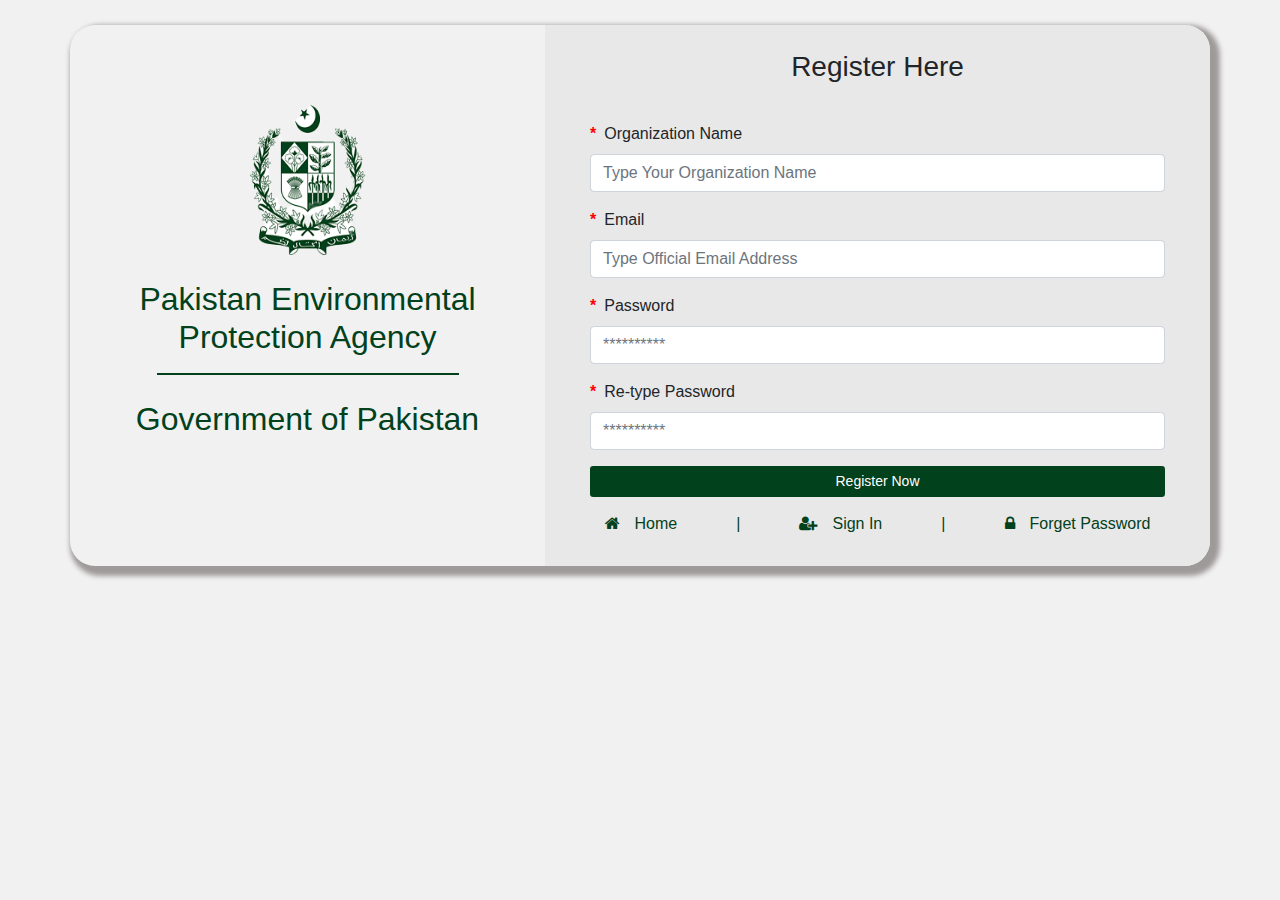
<file: index.html>
<!DOCTYPE html>
<html>
    <head>
        <title>Dashboard</title>
        <meta charset="utf-8">
        <link rel="stylesheet" href="./css/style.css">
        <meta name="viewport" content="width=device-width, initial-scale=1">
        <link rel="stylesheet" href="https://cdnjs.cloudflare.com/ajax/libs/font-awesome/4.7.0/css/font-awesome.min.css">
        <link rel="stylesheet" href="https://cdn.jsdelivr.net/npm/bootstrap@4.0.0/dist/css/bootstrap.min.css" integrity="sha384-Gn5384xqQ1aoWXA+058RXPxPg6fy4IWvTNh0E263XmFcJlSAwiGgFAW/dAiS6JXm" crossorigin="anonymous">
        
        <!-- <style>
            body {
                margin:0px;
                padding:0px;
            }

            .main {
                border-radius:25px;
                margin-top: 25px;
                margin-bottom: 25px;
                box-shadow: 5px 5px 5px 5px rgb(159 154 154);
            }

            .logo_section{
                text-align: center;
            }

            .logo_section img{
                margin-top: 80px;
            }

            .logo_section h2 {
                margin-top: 25px;
                color: #01411C;
            }


            .login_form{
                background: #E9E8E8;
                border-top-right-radius: 25px;
                border-bottom-right-radius: 25px;
            }

            .login_form h3 {
                text-align: center;
                padding-top: 25px;
            }

            .icons_row {
                justify-content: space-around;
                margin-top: 15px;
                color: #01411C;
            }

            .icons_row a {
                color: #01411C;
                text-decoration: none;
            }

            .icons_row a:hover {
                color: #01411C;
                text-decoration: none;
            }

            .icons_row i{
                color: #01411C;
                margin-right: 15px;
            }

            .register_btn{
                background-color: #01411C;
                color: white;
            }
        </style> -->

    </head>

    <body>
        <div class="container">
            <div class="row  main">
                <div class="col-lg-5 col-md-5 logo_section">
                    <img src="images/gov_logo.png" height="150" width="150">
                    <h2>Pakistan Environmental<br> Protection Agency </h2>
                    <hr style="width: 300px;border: 1px solid #01411C;">
                    <h2>Government of Pakistan</h2>
                </div>
                <div class="col-lg-7 col-md-7 login_form">
                    <h3>Register Here</h3>
                    <div style="padding: 30px;">
                        <form >
                            <div class="form-group">
                                <label for="exampleInputName"><span style="color: red;font-weight: bold;margin-right: 8px;">*</span>Organization Name</label>
                                <input type="text" class="form-control" id="exampleInputName"  placeholder="Type Your Organization Name">
                            </div>
                            <div class="form-group">
                            <label for="exampleInputEmail1"><span style="color: red;font-weight: bold;margin-right: 8px;">*</span>Email</label>
                            <input type="email" class="form-control" id="exampleInputEmail1" aria-describedby="emailHelp" placeholder="Type Official Email Address">
                            </div>
                            <div class="form-group">
                            <label for="exampleInputPassword1"><span style="color: red;font-weight: bold;margin-right: 8px;">*</span>Password</label>
                            <input type="password" class="form-control" id="exampleInputPassword1" placeholder="**********">
                            </div>
                            <div class="form-group">
                                <label for="exampleInputPassword1"><span style="color: red;font-weight: bold;margin-right: 8px;">*</span>Re-type Password</label>
                                <input type="password" class="form-control" id="exampleInputPassword1" placeholder="**********">
                            </div>
                            <button type="submit1" class="btn btn-sm btn-block register_btn">Register Now</button>
                        </form>

                        <div class="row icons_row">
                            <a href="./pages/hompage.html"><i class="fa fa-home"></i>Home</a> | 
                            <a href="#"><i class="fa fa-user-plus" aria-hidden="true"></i>Sign In</a> | 
                            <a href="forget_password.html"><i class="fa fa-lock" aria-hidden="true"></i>Forget Password</a>
                        </div>
                    </div>
                </div>
            </div>
        </div>
    </body>
    <script src="https://code.jquery.com/jquery-3.2.1.slim.min.js" integrity="sha384-KJ3o2DKtIkvYIK3UENzmM7KCkRr/rE9/Qpg6aAZGJwFDMVNA/GpGFF93hXpG5KkN" crossorigin="anonymous"></script>
    <script src="https://cdn.jsdelivr.net/npm/popper.js@1.12.9/dist/umd/popper.min.js" integrity="sha384-ApNbgh9B+Y1QKtv3Rn7W3mgPxhU9K/ScQsAP7hUibX39j7fakFPskvXusvfa0b4Q" crossorigin="anonymous"></script>
    <script src="https://cdn.jsdelivr.net/npm/bootstrap@4.0.0/dist/js/bootstrap.min.js" integrity="sha384-JZR6Spejh4U02d8jOt6vLEHfe/JQGiRRSQQxSfFWpi1MquVdAyjUar5+76PVCmYl" crossorigin="anonymous"></script>
</html>
</file>
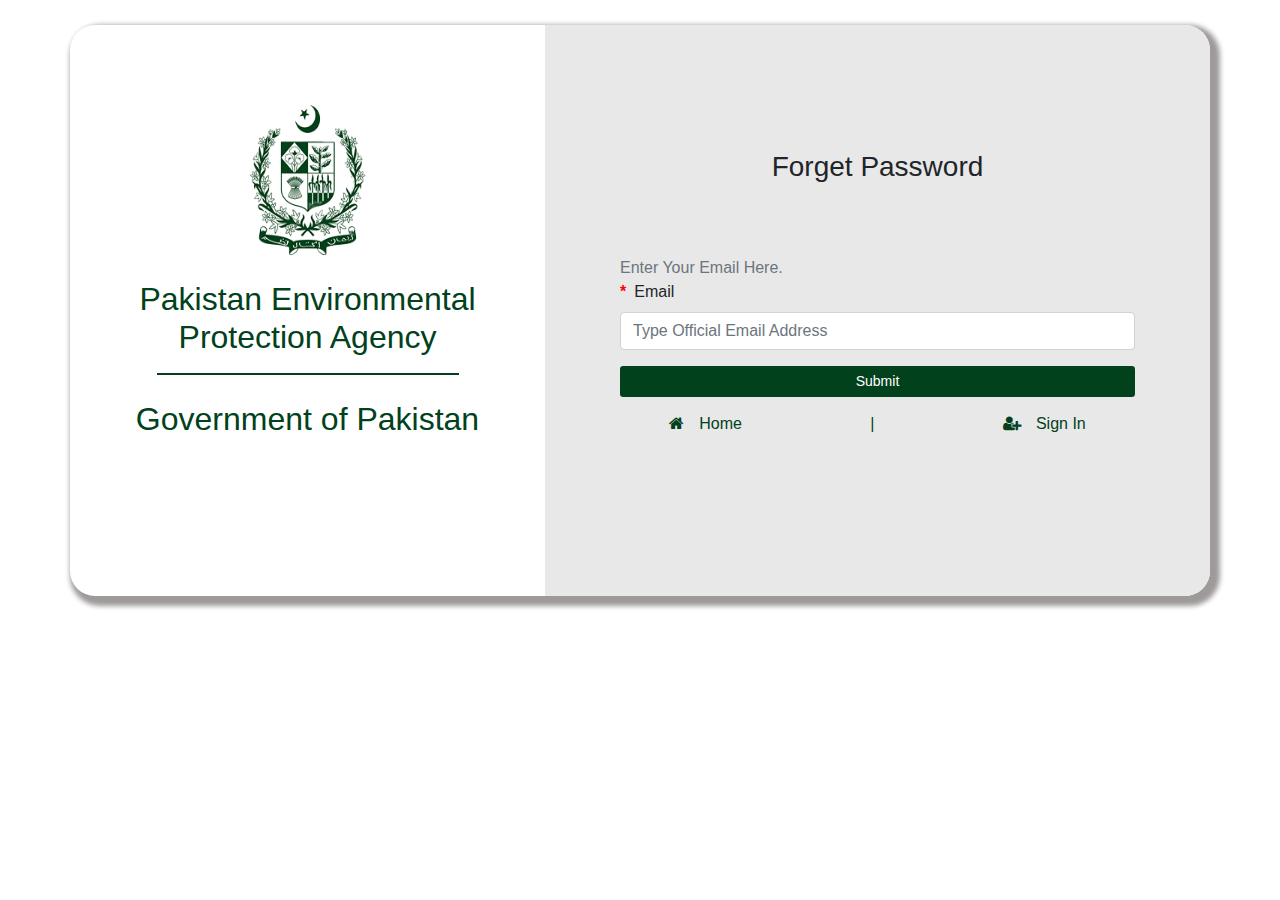
<file: forget_password.html>
<!DOCTYPE html>
<html>
   <head>
        <title>Dashboard</title>
        <meta charset="utf-8">
        <meta name="viewport" content="width=device-width, initial-scale=1">
        <link rel="stylesheet" href="https://cdnjs.cloudflare.com/ajax/libs/font-awesome/4.7.0/css/font-awesome.min.css">
        <link rel="stylesheet" href="https://cdn.jsdelivr.net/npm/bootstrap@4.0.0/dist/css/bootstrap.min.css" integrity="sha384-Gn5384xqQ1aoWXA+058RXPxPg6fy4IWvTNh0E263XmFcJlSAwiGgFAW/dAiS6JXm" crossorigin="anonymous">
        <style>
            body {
                margin:0px;
                padding:0px;
            }

            .main {
                border-radius:25px;
                margin-top: 25px;
                margin-bottom: 25px;
                box-shadow: 5px 5px 5px 5px rgb(159 154 154);
            }

            .logo_section{
                text-align: center;
            }

            .logo_section img{
                margin-top: 80px;
            }

            .logo_section h2 {
                margin-top: 25px;
                color: #01411C;
            }


            .login_form{
                background: #E9E8E8;
                border-top-right-radius: 25px;
                border-bottom-right-radius: 25px;
            }

            .login_form h3 {
                text-align: center;
                padding-top: 25px;
            }

            .icons_row {
                justify-content: space-around;
                margin-top: 15px;
                color: #01411C;
            }

            .icons_row a {
                color: #01411C;
                text-decoration: none;
            }

            .icons_row a:hover {
                color: #01411C;
                text-decoration: none;
            }

            .icons_row i{
                color: #01411C;
                margin-right: 15px;
            }

            .register_btn{
                background-color: #01411C;
                color: white;
            }
        </style>
    </head> 
    <body>
        <div class="container">
            <div class="row  main">
                
                <div class="col-lg-5 col-md-5 logo_section">
                    <img src="images/gov_logo.png" height="150" width="150">
                    <h2>Pakistan Environmental<br> Protection Agency </h2>
                    <hr style="width: 300px;border: 1px solid #01411C;">
                    <h2>Government of Pakistan</h2>
                </div>
                <div class="col-lg-7 col-md-7 login_form">
                    <h3 style="margin-top: 100px;">Forget Password</h3>
                    <div style="padding: 60px;margin-bottom: 100px;">
                        <form >
                            <large class="form-text text-muted">Enter Your Email Here.</large>
                            <div class="form-group">
                            <label for="exampleInputEmail1"><span style="color: red;font-weight: bold;margin-right: 8px;">*</span>Email</label>
                            <input type="email" class="form-control" id="exampleInputEmail1" aria-describedby="emailHelp" placeholder="Type Official Email Address">
                            </div>
                            <button type="submit" class="btn btn-sm btn-block register_btn">Submit</button>
                        </form>

                        <div class="row icons_row">
                            <a href="./pages/hompage.html"><i class="fa fa-home"></i>Home</a> | 
                            <a href="index.html"><i class="fa fa-user-plus" aria-hidden="true"></i>Sign In</a>
                        </div>
                    </div>
                </div>
            </div>
        </div>
    </body>
    <script src="https://code.jquery.com/jquery-3.2.1.slim.min.js" integrity="sha384-KJ3o2DKtIkvYIK3UENzmM7KCkRr/rE9/Qpg6aAZGJwFDMVNA/GpGFF93hXpG5KkN" crossorigin="anonymous"></script>
    <script src="https://cdn.jsdelivr.net/npm/popper.js@1.12.9/dist/umd/popper.min.js" integrity="sha384-ApNbgh9B+Y1QKtv3Rn7W3mgPxhU9K/ScQsAP7hUibX39j7fakFPskvXusvfa0b4Q" crossorigin="anonymous"></script>
    <script src="https://cdn.jsdelivr.net/npm/bootstrap@4.0.0/dist/js/bootstrap.min.js" integrity="sha384-JZR6Spejh4U02d8jOt6vLEHfe/JQGiRRSQQxSfFWpi1MquVdAyjUar5+76PVCmYl" crossorigin="anonymous"></script>
</html>
</file>
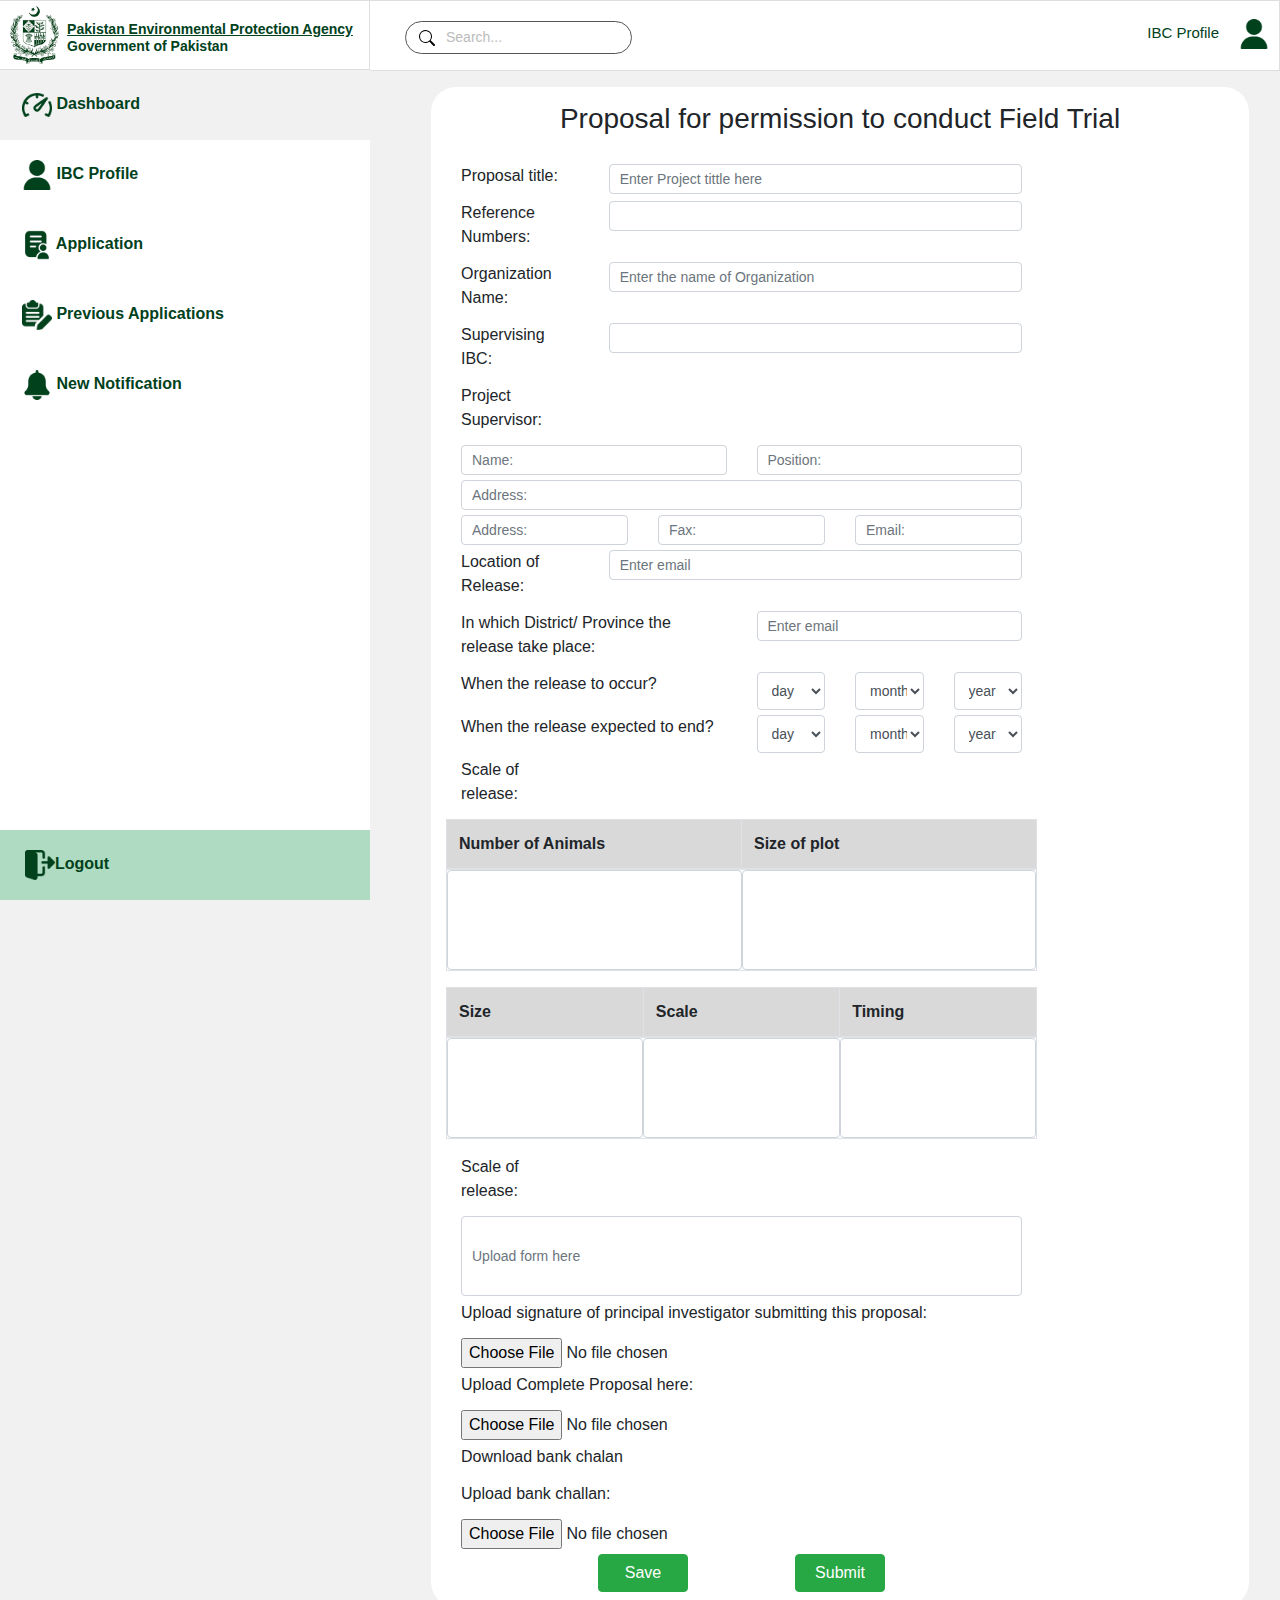
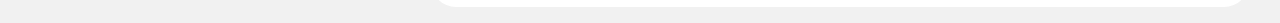
<file: pages/application_form.html>
<!DOCTYPE html>
<html>
   <head>
        <title>Dashboard</title>
        <meta charset="utf-8">
        <meta name="viewport" content="width=device-width, initial-scale=1">
        <link rel="stylesheet" href="../css/style.css">
        <link rel="stylesheet" href="https://cdnjs.cloudflare.com/ajax/libs/font-awesome/4.7.0/css/font-awesome.min.css">
        <link rel="stylesheet" href="https://cdn.jsdelivr.net/npm/bootstrap@4.0.0/dist/css/bootstrap.min.css" integrity="sha384-Gn5384xqQ1aoWXA+058RXPxPg6fy4IWvTNh0E263XmFcJlSAwiGgFAW/dAiS6JXm" crossorigin="anonymous">

    </head> 

    <body>

          
        <div class="sidebar">
          <div class="row header">
            <div class="org_name">
              <img src="../images/gov_logo.png">
              <h4><span>Pakistan Environmental Protection Agency</span><br>Government of Pakistan</h4>
            </div>
            <div class="menus">
              <a class="active" href="./hompage.html"><img src="../images/dashboard.png"> Dashboard</a>
              <a href="./ibcprofile.html"><img src="../images/user.png"> IBC Profile</a>
              <a href="./new_application.html"><img src="../images/form.png"> Application</a>
              <a href="./previous_applications.html"><img src="../images/edit.png"> Previous Applications</a>
              <a href="./notifications.html"><img src="../images/alarm.png"> New Notification</a>
            </div>
          </div>
            
            <div class="logout_btn">
                <a href="#"><img src="../images/logout.png">Logout</a>
            </div>
        </div>
        

        <div class="topbar">
          <div>
            <form class="nosubmit search">
              <input class="nosubmit" type="search" placeholder="Search...">
            </form>
          </div>

          <div class="profile_icon">
            <a href="#"><span style="margin-right: 20px;">IBC Profile</span><img src="../images/user.png"> </a>
          </div>
          
        </div>
        
        <div class="content">
            <div class="row" style="margin: 15px;background-color: white;border-radius: 25px;padding: 15px;">
                <div class="col-12" style="text-align: center;margin-bottom: 20px;">
                    <h3>Proposal for permission to conduct Field Trial</h3>
                </div>
                <div class="col-9">
                    <form>
                        <div class="row">
                            <div class="form-group col-md-3 form_label">
                                <label for="exampleInputEmail1">Proposal title:</label>
                            </div>
                            <div class="form-group col-md-9 form_label">
                                <input type="text" class="form-control form_input" placeholder="Enter Project tittle here">
                            </div>
                        </div>
    
                        <div class="row">
                            <div class="form-group col-md-3 form_label" >
                                <label for="exampleInputEmail1">Reference Numbers:</label>
                            </div>
                            <div class="form-group col-md-9 form_label">
                                <input  type="text" class="form-control form_input">
                            </div>
                        </div>
    
                        <div class="row">
                            <div class="form-group col-md-3 form_label">
                                <label for="exampleInputEmail1">Organization Name:</label>
                            </div>
                            <div class="form-group col-md-9 form_label">
                                <input  type="text" class="form-control form_input" placeholder="Enter the name of Organization">
                            </div>
                        </div>

                        <div class="row">
                            <div class="form-group col-md-3 form_label" >
                                <label for="exampleInputEmail1">Supervising IBC:</label>
                            </div>
                            <div class="form-group col-md-9 form_label">
                                <input  type="text" class="form-control form_input">
                            </div>
                        </div>
    
                        <div class="row">
                            <div class="form-group col-md-3 form_label">
                                <label for="exampleInputEmail1">Project Supervisor:</label>
                            </div>
                        </div>
    
                        <div class="row">
                            <div class="form-group col-md-6 form_label">
                                <input  type="text" class="form-control form_input"  placeholder="Name:">
                            </div>
                            <div class="form-group col-md-6 form_label">
                                <input type="text" class="form-control form_input"  placeholder="Position:">
                            </div>
                        </div>  
    
                        <div class="row">
                            <div class="form-group col-md-12 form_label">
                                <input  type="text" class="form-control form_input"  placeholder="Address:">
                            </div>
                        </div>  
    
                        <div class="row">
                            <div class="form-group col-md-4 form_label">
                                <input type="text" class="form-control form_input"  placeholder="Address:">
                            </div>
                            <div class="form-group col-md-4 form_label">
                                <input type="text" class="form-control form_input"  placeholder="Fax:">
                            </div>
                            <div class="form-group col-md-4 form_label">
                                <input type="text" class="form-control form_input"  placeholder="Email:">
                            </div>
                        </div>    
    
    
                        <div class="row">
                            <div class="form-group col-md-3 form_label">
                                <label for="exampleInputEmail1">Location of Release:</label>
                            </div>
                            <div class="form-group col-md-9 form_label">
                                <input type="text" class="form-control form_input" placeholder="Enter email">
                            </div>
                        </div>
    
                        <div class="row">
                            <div class="form-group col-md-6 form_label">
                                <label for="exampleInputEmail1">In which District/ Province the release take place:</label>
                            </div>
                            <div class="form-group col-md-6 form_label">
                                <input type="text" class="form-control form_input" placeholder="Enter email">
                            </div>
                        </div>
    
                        <div class="row">
                            <div class="form-group col-md-6 form_label">
                                <label for="exampleInputEmail1">When the release to occur?</label>
                            </div>
                            <div class="form-group col-md-2 form_label">
                                <select class="form-select form-control form_input" id="day" name="day">
                                    <option value="">day</option>
                                    <option value="01">01</option>
                                    <option value="02">02</option>
                                    <option value="03">03</option>
                                    <option value="04">04</option>
                                    <option value="05">05</option>
                                    <option value="06">06</option>
                                    <option value="07">07</option>
                                    <option value="08">08</option>
                                    <option value="09">09</option>
                                    <option value="10">10</option>
                                    <option value="11">11</option>
                                    <option value="12">12</option>
                                    <option value="13">13</option>
                                    <option value="14">14</option>
                                    <option value="15">15</option>
                                    <option value="16">16</option>
                                    <option value="17">17</option>
                                    <option value="18">18</option>
                                    <option value="19">19</option>
                                    <option value="20">20</option>
                                    <option value="21">21</option>
                                    <option value="22">22</option>
                                    <option value="23">23</option>
                                    <option value="24">24</option>
                                    <option value="25">25</option>
                                    <option value="26">26</option>
                                    <option value="27">27</option>
                                    <option value="28">28</option>
                                    <option value="29">29</option>
                                    <option value="30">30</option>
                                    <option value="31">31</option>
                                </select>
                            </div>
                            <div class="form-group col-md-2 form_label">
                                <select class="form-select form-control form_input" id="month" name="month">
                                    <option value="">month</option>
                                    <option value="01">January</option>
                                    <option value="02">February</option>
                                    <option value="03">March</option>
                                    <option value="04">April</option>
                                    <option value="05">May</option>
                                    <option value="06">June</option>
                                    <option value="07">July</option>
                                    <option value="08">August</option>
                                    <option value="09">September</option>
                                    <option value="10">October</option>
                                    <option value="11">November</option>
                                    <option value="12">December</option>
                                </select>
                            </div>
                            <div class="form-group col-md-2 form_label">
                                <select class="form-select form-control form_input" id="year" name="year">
                                    <option value="">year</option>
                                    <option value="1940">1940</option>
                                    <option value="1941">1941</option>
                                    <option value="1942">1942</option>
                                    <option value="1943">1943</option>
                                    <option value="1944">1944</option>
                                    <option value="1945">1945</option>
                                    <option value="1946">1946</option>
                                    <option value="1947">1947</option>
                                    <option value="1948">1948</option>
                                    <option value="1949">1949</option>
                                    <option value="1950">1950</option>
                                    <option value="1951">1951</option>
                                    <option value="1952">1952</option>
                                    <option value="1953">1953</option>
                                    <option value="1954">1954</option>
                                    <option value="1955">1955</option>
                                    <option value="1956">1956</option>
                                    <option value="1957">1957</option>
                                    <option value="1958">1958</option>
                                    <option value="1959">1959</option>
                                    <option value="1960">1960</option>
                                    <option value="1961">1961</option>
                                    <option value="1962">1962</option>
                                    <option value="1963">1963</option>
                                    <option value="1964">1964</option>
                                    <option value="1965">1965</option>
                                    <option value="1966">1966</option>
                                    <option value="1967">1967</option>
                                    <option value="1968">1968</option>
                                    <option value="1969">1969</option>
                                    <option value="1970">1970</option>
                                    <option value="1971">1971</option>
                                    <option value="1972">1972</option>
                                    <option value="1973">1973</option>
                                    <option value="1974">1974</option>
                                    <option value="1975">1975</option>
                                    <option value="1976">1976</option>
                                    <option value="1977">1977</option>
                                    <option value="1978">1978</option>
                                    <option value="1979">1979</option>
                                    <option value="1980">1980</option>
                                    <option value="1981">1981</option>
                                    <option value="1982">1982</option>
                                    <option value="1983">1983</option>
                                    <option value="1984">1984</option>
                                    <option value="1985">1985</option>
                                    <option value="1986">1986</option>
                                    <option value="1987">1987</option>
                                    <option value="1988">1988</option>
                                    <option value="1989">1989</option>
                                    <option value="1990">1990</option>
                                    <option value="1991">1991</option>
                                    <option value="1992">1992</option>
                                    <option value="1993">1993</option>
                                    <option value="1994">1994</option>
                                    <option value="1995">1995</option>
                                    <option value="1996">1996</option>
                                    <option value="1997">1997</option>
                                    <option value="1998">1998</option>
                                    <option value="1999">1999</option>
                                    <option value="2000">2000</option>
                                    <option value="2001">2001</option>
                                    <option value="2002">2002</option>
                                    <option value="2003">2003</option>
                                    <option value="2004">2004</option>
                                    <option value="2005">2005</option>
                                    <option value="2006">2006</option>
                                    <option value="2007">2007</option>
                                    <option value="2008">2008</option>
                                    <option value="2009">2009</option>
                                    <option value="2010">2010</option>
                                    <option value="2011">2011</option>
                                    <option value="2012">2012</option>
                                    <option value="2013">2013</option>
                                    <option value="2014">2014</option>
                                    <option value="2015">2015</option>
                                    <option value="2016">2016</option>
                                    <option value="2017">2017</option>
                                    <option value="2018">2018</option>
                                    <option value="2019">2019</option>
                                    <option value="2020">2020</option>
                                    <option value="2021">2021</option>
                                    <option value="2022">2022</option>
                                    <option value="2023">2023</option>
                                </select>
                            </div>
                        </div>
    
                        <div class="row">
                            <div class="form-group form_label col-md-6">
                                <label for="exampleInputEmail1">When the release expected to end?</label>
                            </div>
                            <div class="form-group col-md-2 form_label">
                                <select class="form-select form-control form_input" id="day" name="day">
                                    <option value="">day</option>
                                    <option value="01">01</option>
                                    <option value="02">02</option>
                                    <option value="03">03</option>
                                    <option value="04">04</option>
                                    <option value="05">05</option>
                                    <option value="06">06</option>
                                    <option value="07">07</option>
                                    <option value="08">08</option>
                                    <option value="09">09</option>
                                    <option value="10">10</option>
                                    <option value="11">11</option>
                                    <option value="12">12</option>
                                    <option value="13">13</option>
                                    <option value="14">14</option>
                                    <option value="15">15</option>
                                    <option value="16">16</option>
                                    <option value="17">17</option>
                                    <option value="18">18</option>
                                    <option value="19">19</option>
                                    <option value="20">20</option>
                                    <option value="21">21</option>
                                    <option value="22">22</option>
                                    <option value="23">23</option>
                                    <option value="24">24</option>
                                    <option value="25">25</option>
                                    <option value="26">26</option>
                                    <option value="27">27</option>
                                    <option value="28">28</option>
                                    <option value="29">29</option>
                                    <option value="30">30</option>
                                    <option value="31">31</option>
                                </select>
                            </div>
                            <div class="form-group col-md-2 form_label">
                                <select class="form-select form-control form_input" id="month" name="month">
                                    <option value="">month</option>
                                    <option value="01">January</option>
                                    <option value="02">February</option>
                                    <option value="03">March</option>
                                    <option value="04">April</option>
                                    <option value="05">May</option>
                                    <option value="06">June</option>
                                    <option value="07">July</option>
                                    <option value="08">August</option>
                                    <option value="09">September</option>
                                    <option value="10">October</option>
                                    <option value="11">November</option>
                                    <option value="12">December</option>
                                </select>
                            </div>
                            <div class="form-group col-md-2 form_label">
                                <select class="form-select form-control form_input" id="year" name="year">
                                    <option value="">year</option>
                                    <option value="1940">1940</option>
                                    <option value="1941">1941</option>
                                    <option value="1942">1942</option>
                                    <option value="1943">1943</option>
                                    <option value="1944">1944</option>
                                    <option value="1945">1945</option>
                                    <option value="1946">1946</option>
                                    <option value="1947">1947</option>
                                    <option value="1948">1948</option>
                                    <option value="1949">1949</option>
                                    <option value="1950">1950</option>
                                    <option value="1951">1951</option>
                                    <option value="1952">1952</option>
                                    <option value="1953">1953</option>
                                    <option value="1954">1954</option>
                                    <option value="1955">1955</option>
                                    <option value="1956">1956</option>
                                    <option value="1957">1957</option>
                                    <option value="1958">1958</option>
                                    <option value="1959">1959</option>
                                    <option value="1960">1960</option>
                                    <option value="1961">1961</option>
                                    <option value="1962">1962</option>
                                    <option value="1963">1963</option>
                                    <option value="1964">1964</option>
                                    <option value="1965">1965</option>
                                    <option value="1966">1966</option>
                                    <option value="1967">1967</option>
                                    <option value="1968">1968</option>
                                    <option value="1969">1969</option>
                                    <option value="1970">1970</option>
                                    <option value="1971">1971</option>
                                    <option value="1972">1972</option>
                                    <option value="1973">1973</option>
                                    <option value="1974">1974</option>
                                    <option value="1975">1975</option>
                                    <option value="1976">1976</option>
                                    <option value="1977">1977</option>
                                    <option value="1978">1978</option>
                                    <option value="1979">1979</option>
                                    <option value="1980">1980</option>
                                    <option value="1981">1981</option>
                                    <option value="1982">1982</option>
                                    <option value="1983">1983</option>
                                    <option value="1984">1984</option>
                                    <option value="1985">1985</option>
                                    <option value="1986">1986</option>
                                    <option value="1987">1987</option>
                                    <option value="1988">1988</option>
                                    <option value="1989">1989</option>
                                    <option value="1990">1990</option>
                                    <option value="1991">1991</option>
                                    <option value="1992">1992</option>
                                    <option value="1993">1993</option>
                                    <option value="1994">1994</option>
                                    <option value="1995">1995</option>
                                    <option value="1996">1996</option>
                                    <option value="1997">1997</option>
                                    <option value="1998">1998</option>
                                    <option value="1999">1999</option>
                                    <option value="2000">2000</option>
                                    <option value="2001">2001</option>
                                    <option value="2002">2002</option>
                                    <option value="2003">2003</option>
                                    <option value="2004">2004</option>
                                    <option value="2005">2005</option>
                                    <option value="2006">2006</option>
                                    <option value="2007">2007</option>
                                    <option value="2008">2008</option>
                                    <option value="2009">2009</option>
                                    <option value="2010">2010</option>
                                    <option value="2011">2011</option>
                                    <option value="2012">2012</option>
                                    <option value="2013">2013</option>
                                    <option value="2014">2014</option>
                                    <option value="2015">2015</option>
                                    <option value="2016">2016</option>
                                    <option value="2017">2017</option>
                                    <option value="2018">2018</option>
                                    <option value="2019">2019</option>
                                    <option value="2020">2020</option>
                                    <option value="2021">2021</option>
                                    <option value="2022">2022</option>
                                    <option value="2023">2023</option>
                                </select>
                            </div>
                        </div>
    
                        <div class="row">
                            <div class="form-group form_label col-md-3">
                                <label for="exampleInputEmail1">Scale of release:</label>
                            </div>
                        </div>
    
                        <div class="row">
                            <table class="table table-bordered">
                                <thead style="background-color: #D9D9D9;">
                                  <tr>
                                    <th scope="col">Number of Animals</th>
                                    <th scope="col">Size of plot</th>
                                  </tr>
                                </thead>
                                <tbody>
                                  <tr style="height: 80px;">
                                    <td style="border: none;padding: 0px;">
                                        <input style="height:100px;" type="text" class="form-control form_input">
                                    </td>
                                    <td style="border: none;padding: 0px;">
                                        <input style="height:100px;" type="text" class="form-control form_input">
                                    </td>
                                  </tr>
                              </table>
                        </div> 
                        
                        <div class="row">
                            <table class="table table-bordered">
                                <thead style="background-color: #D9D9D9;">
                                  <tr>
                                    <th scope="col">Size</th>
                                    <th scope="col">Scale</th>
                                    <th scope="col">Timing</th>
                                  </tr>
                                </thead>
                                <tbody>
                                  <tr style="height: 80px;">
                                    <td style="border: none;padding: 0px;">
                                        <input style="height:100px;" type="text" class="form-control form_input">
                                    </td>
                                    <td style="border: none;padding: 0px;">
                                        <input style="height:100px;" type="text" class="form-control form_input">
                                    </td>
                                    <td style="border: none;padding: 0px;">
                                        <input style="height:100px;" type="text" class="form-control form_input">
                                    </td>
                                  </tr>
                              </table>
                        </div> 
    
                        <div class="row">
                            <div class="form-group col-md-3 form_label">
                                <label for="exampleInputEmail1">Scale of release:</label>
                            </div>
                        </div>
                        
                        <div class="row">
                            <div class="form-group col-md-12 form_label">
                                <input style="height: 80px;" type="text" class="form-control form_input"  placeholder="Upload form here">
                            </div>
                        </div> 
                     
    
                        <div class="row">
                            <div class="form-group col-md-12 form_label">
                                <label for="exampleInputEmail1">Upload signature of principal investigator submitting this proposal:</label>
                            </div>
                        </div>
    
    
    
                        <div class="row">
                            <div class="form-group col-md-12 form_label">
                                <input type="file" id="myFile" name="filename">
                            </div>
                        </div> 
    
                        <div class="row">
                            <div class="form-group col-md-12 form_label">
                                <label for="exampleInputEmail1">Upload Complete Proposal here:</label>
                            </div>
                        </div>
    
                        <div class="row">
                            <div class="form-group col-md-12 form_label">
                                <input type="file" id="myFile" name="filename">
                            </div>
                        </div> 
    
                        <div class="row">
                            <div class="form-group col-md-12 form_label">
                                <label for="exampleInputEmail1">Download bank chalan</label>
                            </div>
                        </div>
    
                        <div class="row">
                            <div class="form-group col-md-12 form_label">
                                <label for="exampleInputEmail1">Upload bank challan:</label>
                            </div>
                        </div>
    
                        <div class="row">
                            <div class="form-group col-md-12 form_label">
                                <input type="file" id="myFile" name="filename">
                            </div>
                        </div> 
    
                        <div class="row" style="display: flex;justify-content: center;">
                            <div class="col-4"  style="text-align:center;">
                                <button class="btn btn-success" style="width: 90px;">Save</button>
                            </div>
                            <div class="col-4"  style="text-align: center;">
                                <button class="btn  btn-success" style="width: 90px;">Submit</button>
                            </div>
                        </div>
                    </form>
                </div>
                
            </div>
        </div>

    </body>
    <script src="https://code.jquery.com/jquery-3.2.1.slim.min.js" integrity="sha384-KJ3o2DKtIkvYIK3UENzmM7KCkRr/rE9/Qpg6aAZGJwFDMVNA/GpGFF93hXpG5KkN" crossorigin="anonymous"></script>
    <script src="https://cdn.jsdelivr.net/npm/popper.js@1.12.9/dist/umd/popper.min.js" integrity="sha384-ApNbgh9B+Y1QKtv3Rn7W3mgPxhU9K/ScQsAP7hUibX39j7fakFPskvXusvfa0b4Q" crossorigin="anonymous"></script>
    <script src="https://cdn.jsdelivr.net/npm/bootstrap@4.0.0/dist/js/bootstrap.min.js" integrity="sha384-JZR6Spejh4U02d8jOt6vLEHfe/JQGiRRSQQxSfFWpi1MquVdAyjUar5+76PVCmYl" crossorigin="anonymous"></script>
</html>
</file>
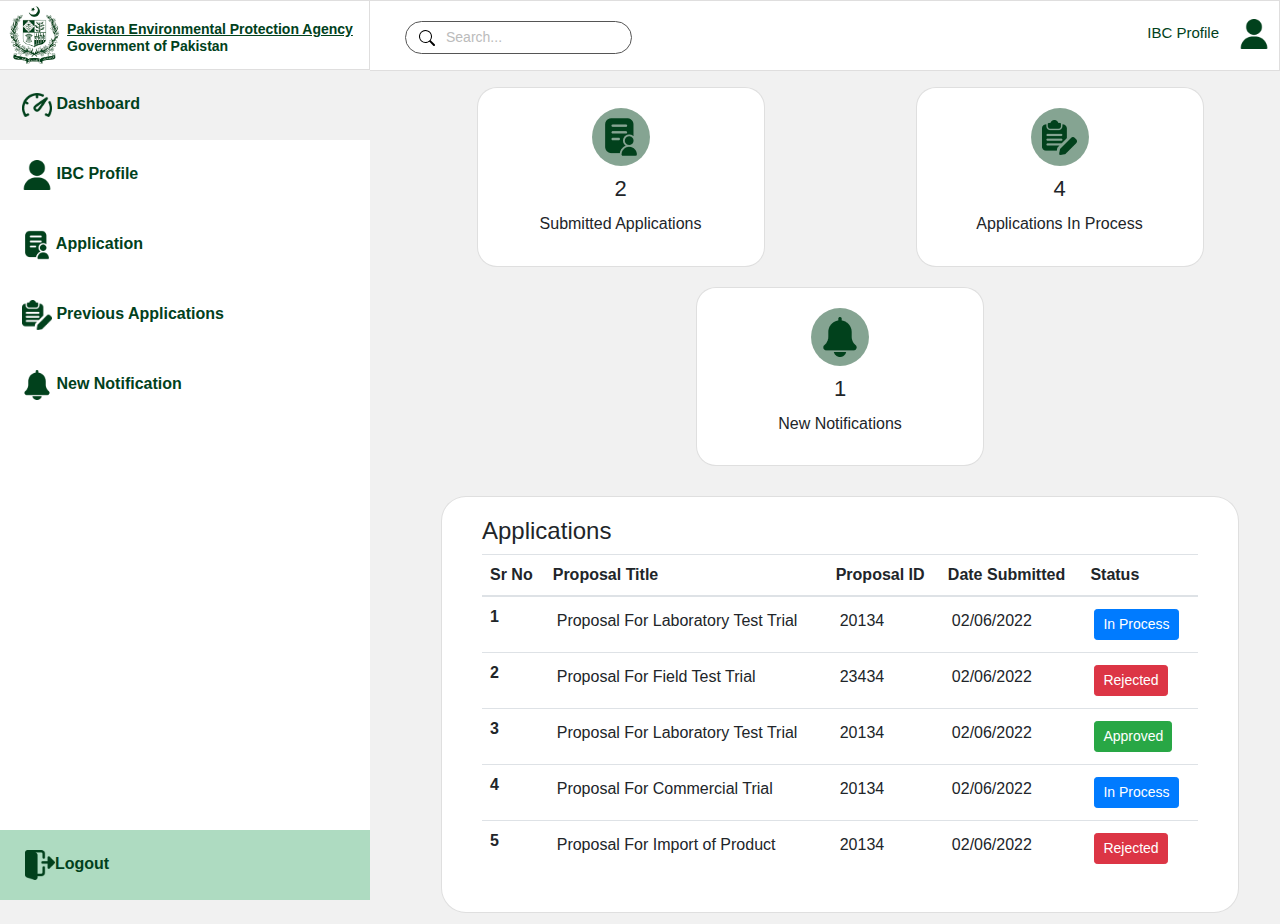
<file: pages/hompage.html>
<!DOCTYPE html>
<html>
   <head>
        <title>Dashboard</title>
        <meta charset="utf-8">
        <meta name="viewport" content="width=device-width, initial-scale=1">
        <link rel="stylesheet" href="../css/style.css">
        <link rel="stylesheet" href="https://cdnjs.cloudflare.com/ajax/libs/font-awesome/4.7.0/css/font-awesome.min.css">
        <link rel="stylesheet" href="https://cdn.jsdelivr.net/npm/bootstrap@4.0.0/dist/css/bootstrap.min.css" integrity="sha384-Gn5384xqQ1aoWXA+058RXPxPg6fy4IWvTNh0E263XmFcJlSAwiGgFAW/dAiS6JXm" crossorigin="anonymous">

    </head> 

    <body>

          
        <div class="sidebar">
          <div class="row header">
            <div class="org_name">
              <img src="../images/gov_logo.png">
              <h4><span>Pakistan Environmental Protection Agency</span><br>Government of Pakistan</h4>
            </div>
            <div class="menus">
              <a class="active" href="./hompage.html"><img src="../images/dashboard.png"> Dashboard</a>
              <a href="./ibcprofile.html"><img src="../images/user.png"> IBC Profile</a>
              <a href="./new_application.html"><img src="../images/form.png"> Application</a>
              <a href="./previous_applications.html"><img src="../images/edit.png"> Previous Applications</a>
              <a href="./notifications.html"><img src="../images/alarm.png"> New Notification</a>
            </div>
          </div>
            
            <div class="logout_btn">
                <a href="#"><img src="../images/logout.png">Logout</a>
            </div>
        </div>
        

        <div class="topbar">
          <div>
            <form class="nosubmit search">
              <input class="nosubmit" type="search" placeholder="Search...">
            </form>
          </div>

          <div class="profile_icon">
            <a href="#"><span style="margin-right: 20px;">IBC Profile</span><img src="../images/user.png"> </a>
          </div>
          
        </div>
        
        <div class="content">
          <div class="row sec_cards">
            <div class="col info_card">
              <div class="card">
                <div class="card-body">
                  <img src="../images/form.png" alt="Card image cap">
                  <h3 class="card-title">2</h3>
                  <h5 class="card-title">Submitted Applications</h5>
                </div>
              </div>
            </div>
            <div class="col info_card">
              <div class="card">
                <div class="card-body">
                  <img src="../images/edit.png" alt="Card image cap">
                  <h3 class="card-title">4</h3>
                  <h5 class="card-title">Applications In Process</h5>
                </div>
              </div>
            </div>
            <div class="col info_card">
              <div class="card ">
                <div class="card-body">
                  <img src="../images/alarm.png" alt="Card image cap">
                  <h3 class="card-title">1</h3>
                  <h5 class="card-title">New Notifications</h5>
                </div>
              </div>
            </div>
          </div>

          <div class="row application_table">
            <h4>Applications</h4>
            <table class="table">
              <thead>
                <tr>
                  <th scope="col">Sr No</th>
                  <th scope="col">Proposal Title</th>
                  <th scope="col">Proposal ID</th>
                  <th scope="col">Date Submitted</th>
                  <th scope="col">Status</th>
                </tr>
              </thead>
              <tbody>
                <tr>
                  <th scope="row">1</th>
                  <td>Proposal For Laboratory Test Trial</td>
                  <td>20134</td>
                  <td>02/06/2022</td>
                  <td><button class="btn btn-sm btn-primary">In Process</button></td>
                </tr>
                <tr>
                  <th scope="row">2</th>
                  <td>Proposal For Field Test Trial</td>
                  <td>23434</td>
                  <td>02/06/2022</td>
                  <td><button class="btn btn-sm btn-danger">Rejected</button></td>
                </tr>
                <tr>
                  <th scope="row">3</th>
                  <td>Proposal For Laboratory Test Trial</td>
                  <td>20134</td>
                  <td>02/06/2022</td>
                  <td><button class="btn btn-sm btn-success">Approved</button></td>
                </tr>
                <tr>
                  <th scope="row">4</th>
                  <td>Proposal For Commercial Trial</td>
                  <td>20134</td>
                  <td>02/06/2022</td>
                  <td><button class="btn btn-sm btn-primary">In Process</button></td>
                </tr>
                <tr>
                  <th scope="row">5</th>
                  <td>Proposal For Import of Product</td>
                  <td>20134</td>
                  <td>02/06/2022</td>
                  <td><button class="btn btn-sm btn-danger">Rejected</button></td>
                </tr>
              </tbody>
            </table>
          </div>
        </div>

    </body>
    <script src="https://code.jquery.com/jquery-3.2.1.slim.min.js" integrity="sha384-KJ3o2DKtIkvYIK3UENzmM7KCkRr/rE9/Qpg6aAZGJwFDMVNA/GpGFF93hXpG5KkN" crossorigin="anonymous"></script>
    <script src="https://cdn.jsdelivr.net/npm/popper.js@1.12.9/dist/umd/popper.min.js" integrity="sha384-ApNbgh9B+Y1QKtv3Rn7W3mgPxhU9K/ScQsAP7hUibX39j7fakFPskvXusvfa0b4Q" crossorigin="anonymous"></script>
    <script src="https://cdn.jsdelivr.net/npm/bootstrap@4.0.0/dist/js/bootstrap.min.js" integrity="sha384-JZR6Spejh4U02d8jOt6vLEHfe/JQGiRRSQQxSfFWpi1MquVdAyjUar5+76PVCmYl" crossorigin="anonymous"></script>
</html>
</file>
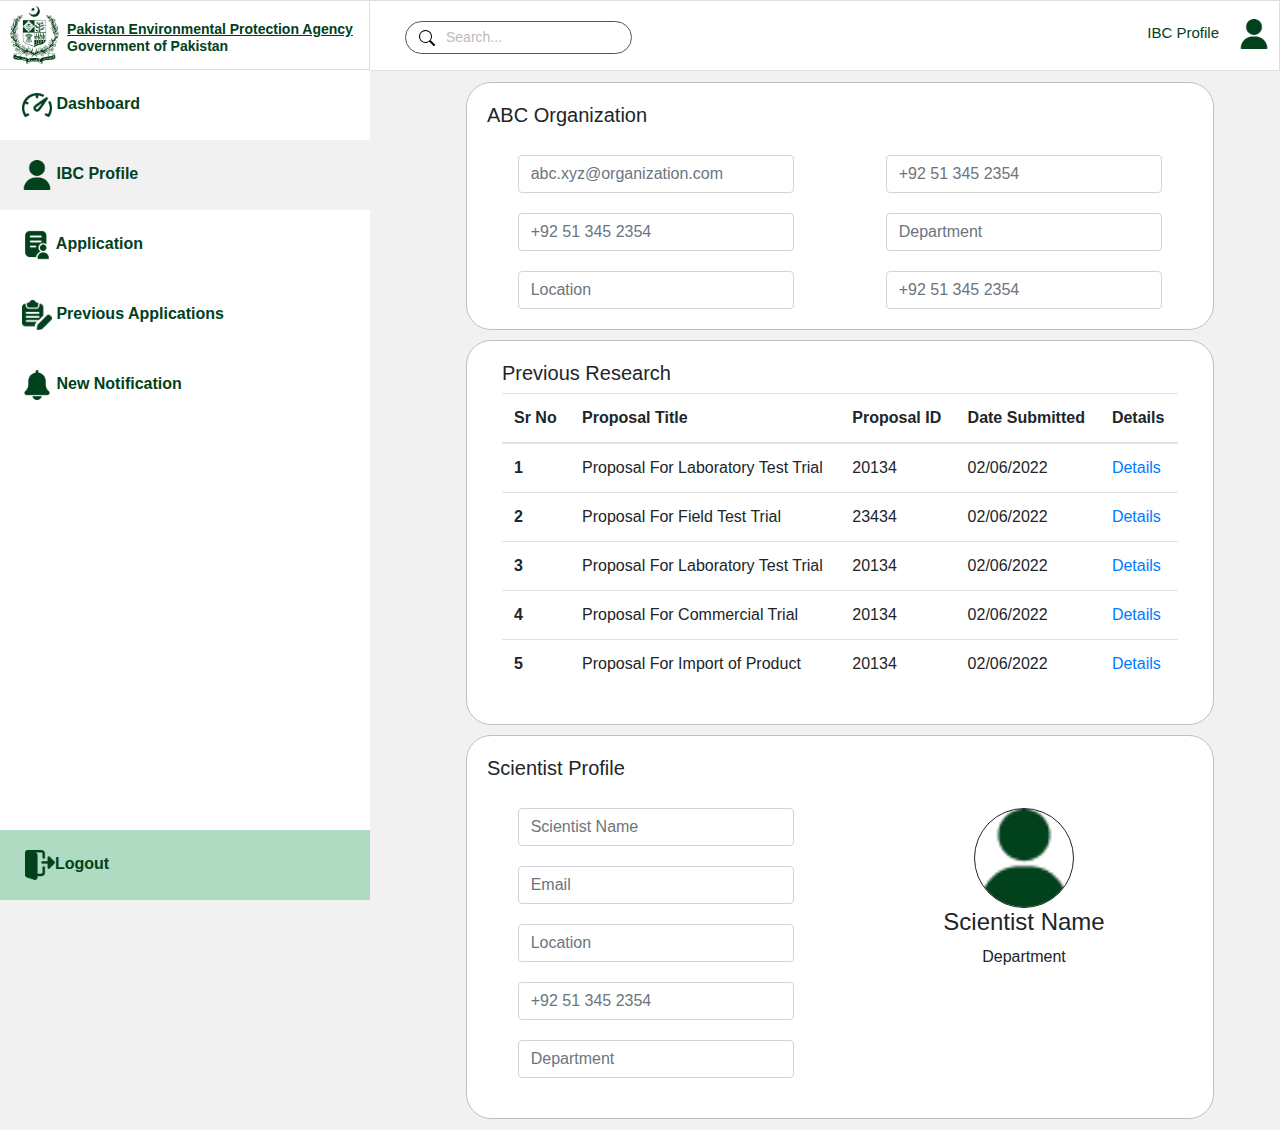
<file: pages/ibcprofile.html>
<!DOCTYPE html>
<html>
   <head>
        <title>Dashboard</title>
        <meta charset="utf-8">
        <meta name="viewport" content="width=device-width, initial-scale=1">
        <link rel="stylesheet" href="../css/style.css">
        <link rel="stylesheet" href="https://cdnjs.cloudflare.com/ajax/libs/font-awesome/4.7.0/css/font-awesome.min.css">
        <link rel="stylesheet" href="https://cdn.jsdelivr.net/npm/bootstrap@4.0.0/dist/css/bootstrap.min.css" integrity="sha384-Gn5384xqQ1aoWXA+058RXPxPg6fy4IWvTNh0E263XmFcJlSAwiGgFAW/dAiS6JXm" crossorigin="anonymous">

    </head> 

    <body>

          
        <div class="sidebar">
          <div class="row header">
            <div class="org_name">
              <img src="../images/gov_logo.png">
              <h4><span>Pakistan Environmental Protection Agency</span><br>Government of Pakistan</h4>
            </div>
            <div class="menus">
              <a href="./hompage.html"><img src="../images/dashboard.png"> Dashboard</a>
              <a class="active" href="#"><img src="../images/user.png"> IBC Profile</a>
              <a href="./new_application.html"><img src="../images/form.png"> Application</a>
              <a href="./previous_applications.html"><img src="../images/edit.png"> Previous Applications</a>
              <a href="./notifications.html"><img src="../images/alarm.png"> New Notification</a>
            </div>
          </div>
            
            <div class="logout_btn">
                <a href="#"><img src="../images/logout.png">Logout</a>
            </div>
        </div>
        

        <div class="topbar">
          <div>
            <form class="nosubmit search">
              <input class="nosubmit" type="search" placeholder="Search...">
            </form>
          </div>

          <div class="profile_icon">
            <a href="#"><span style="margin-right: 20px;">IBC Profile</span><img src="../images/user.png"> </a>
          </div>
          
        </div>
        
        <div class="content">
            <div class="row organization">
                <h5>ABC Organization</h5>    
                <div class="row " style="justify-content:space-around;margin-top: 20px;">
                    <div class="col-lg-5">
                        <input type="text" class="form-control" placeholder="abc.xyz@organization.com">
                    </div>
                    <div class="col-lg-5">
                        <input type="number" class="form-control" placeholder="+92 51 345 2354">
                    </div>
                </div>
                <div class="row " style="justify-content:space-around;margin-top: 20px;">
                    <div class="col-lg-5">
                        <input type="number" class="form-control" placeholder="+92 51 345 2354">
                    </div>
                    <div class="col-lg-5">
                        <input type="text" class="form-control" placeholder="Department">
                    </div>
                </div>
                <div class="row" style="justify-content:space-around;margin-top: 20px;">
                    <div class="col-lg-5">
                        <input type="text" class="form-control" placeholder="Location">
                    </div>
                    <div class="col-lg-5">
                        <input type="number" class="form-control" placeholder="+92 51 345 2354">
                    </div>
                </div>
            </div>

            <div class="row organization_table">
              <div class="col-12">
                <h5>Previous Research</h5>
              </div>
              <div class="col-12">
                <table class="table">
                  <thead>
                    <tr>
                      <th scope="col">Sr No</th>
                      <th scope="col">Proposal Title</th>
                      <th scope="col">Proposal ID</th>
                      <th scope="col">Date Submitted</th>
                      <th scope="col">Details</th>
                    </tr>
                  </thead>
                  <tbody>
                    <tr>
                      <th scope="row">1</th>
                      <td>Proposal For Laboratory Test Trial</td>
                      <td>20134</td>
                      <td>02/06/2022</td>
                      <td><a href="#">Details</a></td>
                    </tr>
                    <tr>
                      <th scope="row">2</th>
                      <td>Proposal For Field Test Trial</td>
                      <td>23434</td>
                      <td>02/06/2022</td>
                      <td><a href="#">Details</a></td>
                    </tr>
                    <tr>
                      <th scope="row">3</th>
                      <td>Proposal For Laboratory Test Trial</td>
                      <td>20134</td>
                      <td>02/06/2022</td>
                      <td><a href="#">Details</a></td>
                    </tr>
                    <tr>
                      <th scope="row">4</th>
                      <td>Proposal For Commercial Trial</td>
                      <td>20134</td>
                      <td>02/06/2022</td>
                      <td><a href="#">Details</a></td>
                    </tr>
                    <tr>
                      <th scope="row">5</th>
                      <td>Proposal For Import of Product</td>
                      <td>20134</td>
                      <td>02/06/2022</td>
                      <td><a href="#">Details</a></td>
                    </tr>
                  </tbody>
                </table>
              </div>
                
            </div>

            <div class="row organization">
                <h5>Scientist Profile</h5>    
                <div class="row sctnt_profile">
                    <div class="col-lg-5">
                        <input type="text" class="form-control" placeholder="Scientist Name">
                        <input type="email" class="form-control" placeholder="Email">
                        <input type="text" class="form-control" placeholder="Location">
                        <input type="number" class="form-control" placeholder="+92 51 345 2354">
                        <input type="text" class="form-control" placeholder="Department">
                        
                    </div>

                    <div class="col-lg-5" style="text-align: center;">
                        <img src="../images/user.png" style="width: 100px;border: 1px solid;border-radius: 50px;">
                        <h4>Scientist Name</h4>
                        <p>Department</p>
                    </div>
                </div>
            </div>

            
        </div>

    </body>
    <script src="https://code.jquery.com/jquery-3.2.1.slim.min.js" integrity="sha384-KJ3o2DKtIkvYIK3UENzmM7KCkRr/rE9/Qpg6aAZGJwFDMVNA/GpGFF93hXpG5KkN" crossorigin="anonymous"></script>
    <script src="https://cdn.jsdelivr.net/npm/popper.js@1.12.9/dist/umd/popper.min.js" integrity="sha384-ApNbgh9B+Y1QKtv3Rn7W3mgPxhU9K/ScQsAP7hUibX39j7fakFPskvXusvfa0b4Q" crossorigin="anonymous"></script>
    <script src="https://cdn.jsdelivr.net/npm/bootstrap@4.0.0/dist/js/bootstrap.min.js" integrity="sha384-JZR6Spejh4U02d8jOt6vLEHfe/JQGiRRSQQxSfFWpi1MquVdAyjUar5+76PVCmYl" crossorigin="anonymous"></script>
</html>
</file>
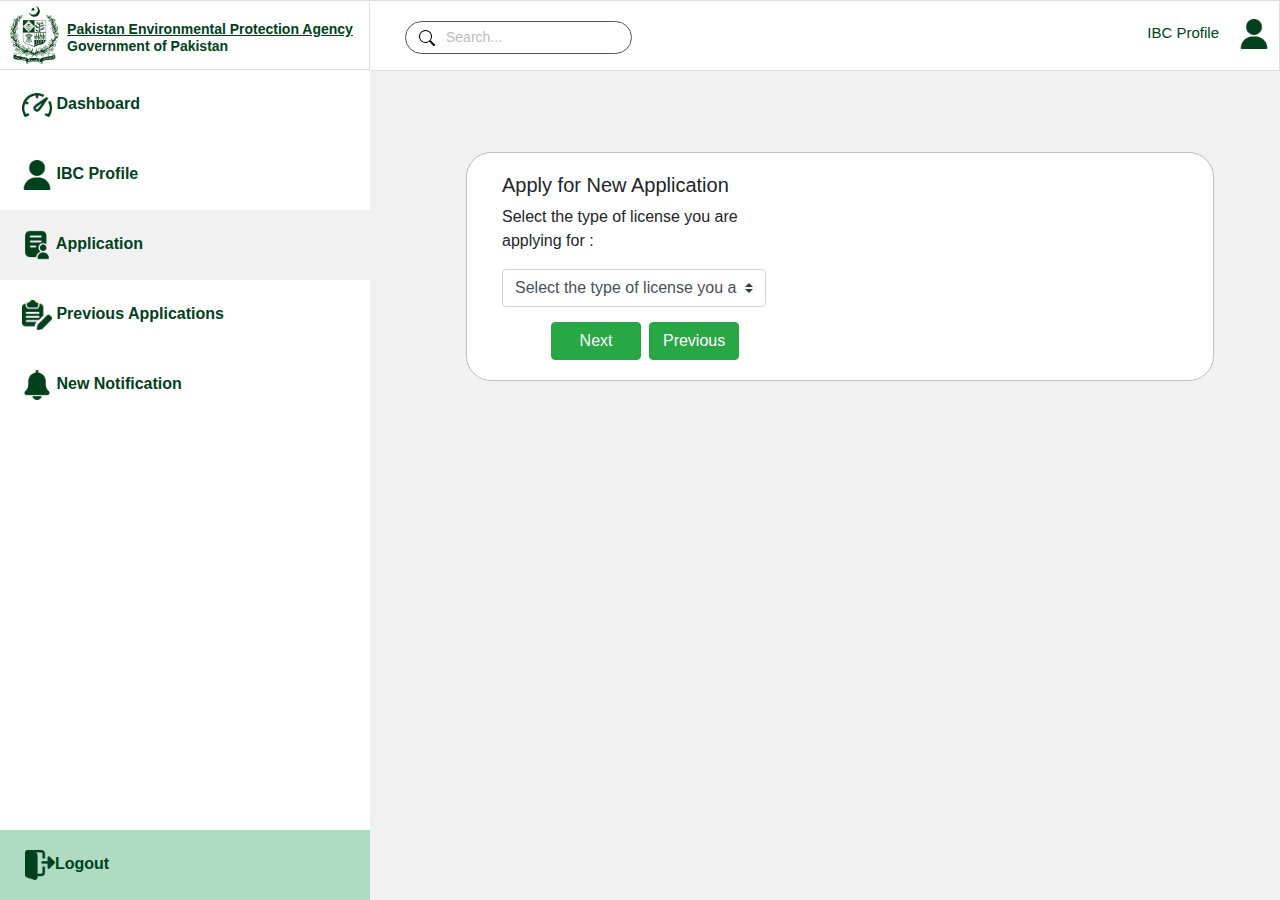
<file: pages/new_application.html>
<!DOCTYPE html>
<html>
   <head>
        <title>Dashboard</title>
        <meta charset="utf-8">
        <meta name="viewport" content="width=device-width, initial-scale=1">
        <link rel="stylesheet" href="../css/style.css">
        <link rel="stylesheet" href="https://cdnjs.cloudflare.com/ajax/libs/font-awesome/4.7.0/css/font-awesome.min.css">
        <link rel="stylesheet" href="https://cdn.jsdelivr.net/npm/bootstrap@4.0.0/dist/css/bootstrap.min.css" integrity="sha384-Gn5384xqQ1aoWXA+058RXPxPg6fy4IWvTNh0E263XmFcJlSAwiGgFAW/dAiS6JXm" crossorigin="anonymous">

    </head> 

    <body>

          
        <div class="sidebar">
          <div class="row header">
            <div class="org_name">
              <img src="../images/gov_logo.png">
              <h4><span>Pakistan Environmental Protection Agency</span><br>Government of Pakistan</h4>
            </div>
            <div class="menus">
              <a href="./hompage.html"><img src="../images/dashboard.png"> Dashboard</a>
              <a href="./ibcprofile.html"><img src="../images/user.png"> IBC Profile</a>
              <a class="active" href="./new_application.html"><img src="../images/form.png"> Application</a>
              <a href="./previous_applications.html"><img src="../images/edit.png"> Previous Applications</a>
              <a href="./notifications.html"><img src="../images/alarm.png"> New Notification</a>
            </div>
          </div>
            
            <div class="logout_btn">
                <a href="#"><img src="../images/logout.png">Logout</a>
            </div>
        </div>
        

        <div class="topbar">
          <div>
            <form class="nosubmit search">
              <input class="nosubmit" type="search" placeholder="Search...">
            </form>
          </div>

          <div class="profile_icon">
            <a href="#"><span style="margin-right: 20px;">IBC Profile</span><img src="../images/user.png"> </a>
          </div>
          
        </div>
        
        <div class="content">
            <div class="row apply_app">
              <div class="col-lg-5 col-md-12 col-sm-12">
                <h5>Apply for New Application</h5>  
                <p>Select the type of license you are applying for :</p>  
                <select class="custom-select" >
                    <option selected>Select the type of license you are applying...</option>
                    <option value="1">Laboratory Trial </option>
                    <option value="2">Field Trial</option>
                    <option value="3">Commercial Trial</option>
                    <option value="4">Import License</option>
                </select>
                <div class="row" style="display: flex;justify-content: center;margin-top: 15px;">
                  <div class="col-4">
                      <button class="btn btn-success" style="width: 90px;">Next</button>
                  </div>
                  <div class="col-4">
                      <button class="btn  btn-success" style="width: 90px;">Previous</button>
                  </div>
              </div>
              </div>  
            </div>
        </div>

    </body>
    <script src="https://code.jquery.com/jquery-3.2.1.slim.min.js" integrity="sha384-KJ3o2DKtIkvYIK3UENzmM7KCkRr/rE9/Qpg6aAZGJwFDMVNA/GpGFF93hXpG5KkN" crossorigin="anonymous"></script>
    <script src="https://cdn.jsdelivr.net/npm/popper.js@1.12.9/dist/umd/popper.min.js" integrity="sha384-ApNbgh9B+Y1QKtv3Rn7W3mgPxhU9K/ScQsAP7hUibX39j7fakFPskvXusvfa0b4Q" crossorigin="anonymous"></script>
    <script src="https://cdn.jsdelivr.net/npm/bootstrap@4.0.0/dist/js/bootstrap.min.js" integrity="sha384-JZR6Spejh4U02d8jOt6vLEHfe/JQGiRRSQQxSfFWpi1MquVdAyjUar5+76PVCmYl" crossorigin="anonymous"></script>
</html>
</file>
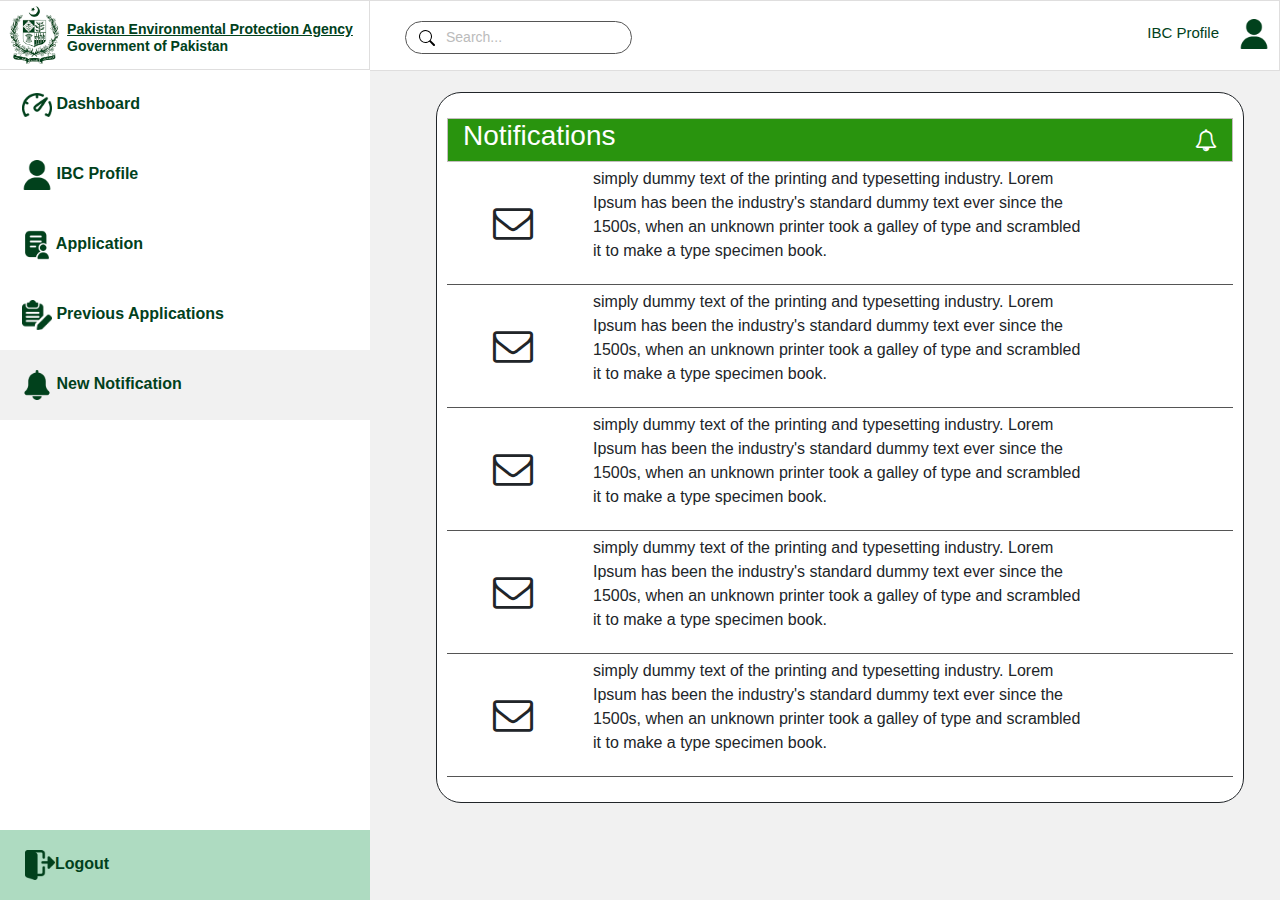
<file: pages/notifications.html>
<!DOCTYPE html>
<html>
   <head>
        <title>Dashboard</title>
        <meta charset="utf-8">
        <meta name="viewport" content="width=device-width, initial-scale=1">
        <link rel="stylesheet" href="../css/style.css">
        <link rel="stylesheet" href="https://cdnjs.cloudflare.com/ajax/libs/font-awesome/4.7.0/css/font-awesome.min.css">
        <link rel="stylesheet" href="https://cdn.jsdelivr.net/npm/bootstrap@4.0.0/dist/css/bootstrap.min.css" integrity="sha384-Gn5384xqQ1aoWXA+058RXPxPg6fy4IWvTNh0E263XmFcJlSAwiGgFAW/dAiS6JXm" crossorigin="anonymous">

    </head> 

    <body>

          
        <div class="sidebar">
          <div class="row header">
            <div class="org_name">
              <img src="../images/gov_logo.png">
              <h4><span>Pakistan Environmental Protection Agency</span><br>Government of Pakistan</h4>
            </div>
            <div class="menus">
              <a  href="./hompage.html"><img src="../images/dashboard.png"> Dashboard</a>
              <a href="./ibcprofile.html"><img src="../images/user.png"> IBC Profile</a>
              <a href="./new_application.html"><img src="../images/form.png"> Application</a>
              <a href="./previous_applications.html"><img src="../images/edit.png"> Previous Applications</a>
              <a class="active" href="./notifications.html"><img src="../images/alarm.png"> New Notification</a>
            </div>
          </div>
            
            <div class="logout_btn">
                <a href="#"><img src="../images/logout.png">Logout</a>
            </div>
        </div>
        

        <div class="topbar">
          <div>
            <form class="nosubmit search">
              <input class="nosubmit" type="search" placeholder="Search...">
            </form>
          </div>

          <div class="profile_icon">
            <a href="#"><span style="margin-right: 20px;">IBC Profile</span><img src="../images/user.png"> </a>
          </div>
          
        </div>
        
        <div class="content">
            <div class="prv_proposal_div">
                <div class="row previous_proposal" >
                <div class="col-lg-4 col-md-6 col-sm-6">
                    <h3>Notifications</h3>
                </div>
                <div class="col-md-6 col-sm-6 col-lg-3">
                    <i class="fa fa-bell-o bell_icon" aria-hidden="true"></i>
                </div>
                </div>
                
                <div class="row old_record">
                <div class="col-lg-2 status_btn">
                    <i class="fa fa-envelope-o envelop_icon" aria-hidden="true"></i>
                </div>
    
                <div class="col-lg-8">
                    <p>simply dummy text of the printing and typesetting industry. Lorem Ipsum has been the
                        industry's standard dummy text ever since the 1500s, when an unknown printer took a
                        galley of type and scrambled it to make a type specimen book.</p>
                </div>
                <div class="col-lg-2 ">
                
                </div>
                </div>
    
                <div class="row old_record">
                    <div class="col-lg-2 status_btn">
                    <i class="fa fa-envelope-o envelop_icon" aria-hidden="true"></i>
                    </div>
        
                    <div class="col-lg-8">
                    <p>simply dummy text of the printing and typesetting industry. Lorem Ipsum has been the
                        industry's standard dummy text ever since the 1500s, when an unknown printer took a
                        galley of type and scrambled it to make a type specimen book.</p>
                    </div>
                    <div class="col-lg-2 ">
                
                    </div>
                </div>

                <div class="row old_record">
                    <div class="col-lg-2 status_btn">
                    <i class="fa fa-envelope-o envelop_icon" aria-hidden="true"></i>
                    </div>
        
                    <div class="col-lg-8">
                    <p>simply dummy text of the printing and typesetting industry. Lorem Ipsum has been the
                        industry's standard dummy text ever since the 1500s, when an unknown printer took a
                        galley of type and scrambled it to make a type specimen book.</p>
                    </div>
                    <div class="col-lg-2 ">
                
                    </div>
                </div>

                <div class="row old_record">
                    <div class="col-lg-2 status_btn">
                    <i class="fa fa-envelope-o envelop_icon" aria-hidden="true"></i>
                    </div>
        
                    <div class="col-lg-8">
                    <p>simply dummy text of the printing and typesetting industry. Lorem Ipsum has been the
                        industry's standard dummy text ever since the 1500s, when an unknown printer took a
                        galley of type and scrambled it to make a type specimen book.</p>
                    </div>
                    <div class="col-lg-2 ">
                
                    </div>
                </div>

                <div class="row old_record">
                    <div class="col-lg-2 status_btn">
                    <i class="fa fa-envelope-o envelop_icon" aria-hidden="true"></i>
                    </div>
        
                    <div class="col-lg-8">
                    <p>simply dummy text of the printing and typesetting industry. Lorem Ipsum has been the
                        industry's standard dummy text ever since the 1500s, when an unknown printer took a
                        galley of type and scrambled it to make a type specimen book.</p>
                    </div>
                    <div class="col-lg-2 ">
                
                    </div>
                </div>
            </div>
        </div>

    </body>
    <script src="https://code.jquery.com/jquery-3.2.1.slim.min.js" integrity="sha384-KJ3o2DKtIkvYIK3UENzmM7KCkRr/rE9/Qpg6aAZGJwFDMVNA/GpGFF93hXpG5KkN" crossorigin="anonymous"></script>
    <script src="https://cdn.jsdelivr.net/npm/popper.js@1.12.9/dist/umd/popper.min.js" integrity="sha384-ApNbgh9B+Y1QKtv3Rn7W3mgPxhU9K/ScQsAP7hUibX39j7fakFPskvXusvfa0b4Q" crossorigin="anonymous"></script>
    <script src="https://cdn.jsdelivr.net/npm/bootstrap@4.0.0/dist/js/bootstrap.min.js" integrity="sha384-JZR6Spejh4U02d8jOt6vLEHfe/JQGiRRSQQxSfFWpi1MquVdAyjUar5+76PVCmYl" crossorigin="anonymous"></script>
</html>
</file>
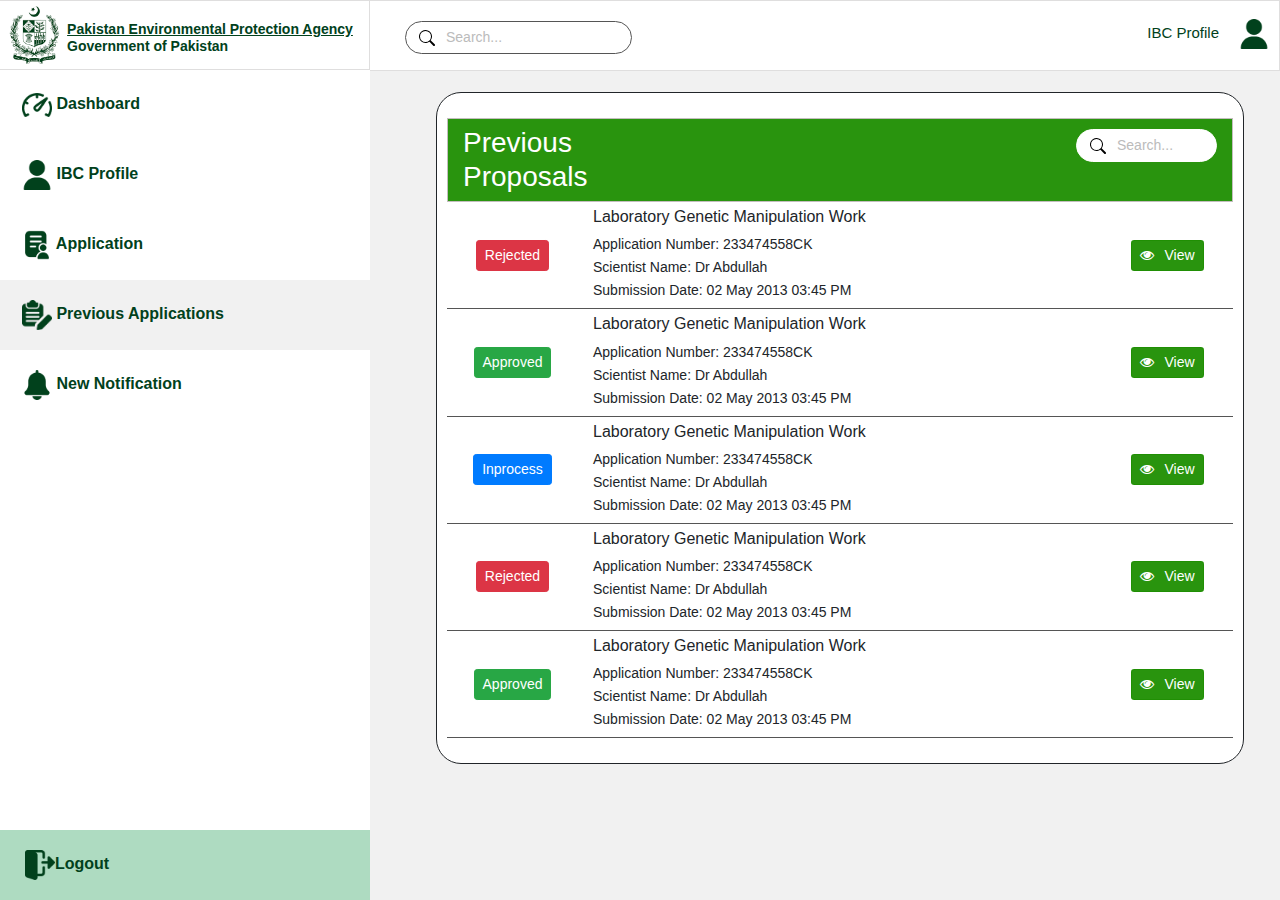
<file: pages/previous_applications.html>
<!DOCTYPE html>
<html>
   <head>
        <title>Dashboard</title>
        <meta charset="utf-8">
        <meta name="viewport" content="width=device-width, initial-scale=1">
        <link rel="stylesheet" href="../css/style.css">
        <link rel="stylesheet" href="https://cdnjs.cloudflare.com/ajax/libs/font-awesome/4.7.0/css/font-awesome.min.css">
        <link rel="stylesheet" href="https://cdn.jsdelivr.net/npm/bootstrap@4.0.0/dist/css/bootstrap.min.css" integrity="sha384-Gn5384xqQ1aoWXA+058RXPxPg6fy4IWvTNh0E263XmFcJlSAwiGgFAW/dAiS6JXm" crossorigin="anonymous">

    </head> 

    <body>

          
        <div class="sidebar">
          <div class="row header">
            <div class="org_name">
              <img src="../images/gov_logo.png">
              <h4><span>Pakistan Environmental Protection Agency</span><br>Government of Pakistan</h4>
            </div>
            <div class="menus">
              <a  href="./hompage.html"><img src="../images/dashboard.png"> Dashboard</a>
              <a href="./ibcprofile.html"><img src="../images/user.png"> IBC Profile</a>
              <a href="./new_application.html"><img src="../images/form.png"> Application</a>
              <a class="active" href="./previous_applications.html"><img src="../images/edit.png"> Previous Applications</a>
              <a href="./notifications.html"><img src="../images/alarm.png"> New Notification</a>
            </div>
          </div>
            
            <div class="logout_btn">
                <a href="#"><img src="../images/logout.png">Logout</a>
            </div>
        </div>
        

        <div class="topbar">
          <div>
            <form class="nosubmit search">
              <input class="nosubmit" type="search" placeholder="Search...">
            </form>
          </div>

          <div class="profile_icon">
            <a href="#"><span style="margin-right: 20px;">IBC Profile</span><img src="../images/user.png"> </a>
          </div>
          
        </div>
        
        <div class="content">
          <div class="prv_proposal_div">
            <div class="row previous_proposal">
              <div class="col-lg-4 col-md-6 col-sm-6">
                <h3 style="margin-top:7px">Previous Proposals</h3>
              </div>
              <div class="col-md-6 col-sm-6 col-lg-3">
                <form class="nosubmit_new search_new">
                  <input class="nosubmit_new" type="search" placeholder="Search...">
                </form>
              </div>
            </div>
            <div class="row old_record">
              <div class="col-lg-2 status_btn">
                  <button class="btn btn-sm btn-danger">Rejected</button>
              </div>
  
              <div class="col-lg-8 prv_record">
                  <h4>Laboratory Genetic Manipulation Work</h4>
                  <p>Application Number: <span>233474558CK</span></p>
                  <p>Scientist Name: <span>Dr Abdullah</span></p>
                  <p>Submission Date: <span>02 May 2013 03:45 PM</span></p>
              </div>
              <div class="col-lg-2 view_btn">
                  <button class="btn btn-sm"><i class="fa fa-eye" aria-hidden="true" style="margin-right: 10px;"></i>View</button>
              </div>
            </div>
  
            <div class="row old_record">
              <div class="col-lg-2 status_btn">
                  <button class="btn btn-sm btn-success">Approved</button>
              </div>
  
              <div class="col-lg-8 prv_record">
                  <h4>Laboratory Genetic Manipulation Work</h4>
                  <p>Application Number: <span>233474558CK</span></p>
                  <p>Scientist Name: <span>Dr Abdullah</span></p>
                  <p>Submission Date: <span>02 May 2013 03:45 PM</span></p>
              </div>
              <div class="col-lg-2 view_btn">
                  <button class="btn btn-sm"><i class="fa fa-eye" aria-hidden="true" style="margin-right: 10px;"></i>View</button>
              </div>
            </div>
  
            <div class="row old_record">
              <div class="col-lg-2 status_btn">
                  <button class="btn btn-sm btn-primary">Inprocess</button>
              </div>
  
              <div class="col-lg-8 prv_record">
                  <h4>Laboratory Genetic Manipulation Work</h4>
                  <p>Application Number: <span>233474558CK</span></p>
                  <p>Scientist Name: <span>Dr Abdullah</span></p>
                  <p>Submission Date: <span>02 May 2013 03:45 PM</span></p>
              </div>
              <div class="col-lg-2 view_btn">
                  <button class="btn btn-sm"><i class="fa fa-eye" aria-hidden="true" style="margin-right: 10px;"></i>View</button>
              </div>
            </div>
  
            <div class="row old_record">
              <div class="col-lg-2 status_btn">
                  <button class="btn btn-sm btn-danger">Rejected</button>
              </div>
  
              <div class="col-lg-8 prv_record">
                  <h4>Laboratory Genetic Manipulation Work</h4>
                  <p>Application Number: <span>233474558CK</span></p>
                  <p>Scientist Name: <span>Dr Abdullah</span></p>
                  <p>Submission Date: <span>02 May 2013 03:45 PM</span></p>
              </div>
              <div class="col-lg-2 view_btn">
                  <button class="btn btn-sm"><i class="fa fa-eye" aria-hidden="true" style="margin-right: 10px;"></i>View</button>
              </div>
            </div>
  
            <div class="row old_record">
              <div class="col-lg-2 status_btn">
                  <button class="btn btn-sm btn-success">Approved</button>
              </div>
  
              <div class="col-lg-8 prv_record">
                  <h4>Laboratory Genetic Manipulation Work</h4>
                  <p>Application Number: <span>233474558CK</span></p>
                  <p>Scientist Name: <span>Dr Abdullah</span></p>
                  <p>Submission Date: <span>02 May 2013 03:45 PM</span></p>
              </div>
              <div class="col-lg-2 view_btn">
                  <button class="btn btn-sm"><i class="fa fa-eye" aria-hidden="true" style="margin-right: 10px;"></i>View</button>
              </div>
            </div>
          </div>
        </div>

    </body>
    <script src="https://code.jquery.com/jquery-3.2.1.slim.min.js" integrity="sha384-KJ3o2DKtIkvYIK3UENzmM7KCkRr/rE9/Qpg6aAZGJwFDMVNA/GpGFF93hXpG5KkN" crossorigin="anonymous"></script>
    <script src="https://cdn.jsdelivr.net/npm/popper.js@1.12.9/dist/umd/popper.min.js" integrity="sha384-ApNbgh9B+Y1QKtv3Rn7W3mgPxhU9K/ScQsAP7hUibX39j7fakFPskvXusvfa0b4Q" crossorigin="anonymous"></script>
    <script src="https://cdn.jsdelivr.net/npm/bootstrap@4.0.0/dist/js/bootstrap.min.js" integrity="sha384-JZR6Spejh4U02d8jOt6vLEHfe/JQGiRRSQQxSfFWpi1MquVdAyjUar5+76PVCmYl" crossorigin="anonymous"></script>
</html>
</file>
<file: css/style.css>
body {
  margin:0px;
  padding:0px;
  background-color: #f1f1f1 !important;
}

.header {
  margin-right: 0px !important;
}

.main {
  border-radius:25px;
  margin-top: 25px;
  margin-bottom: 25px;
  box-shadow: 5px 5px 5px 5px rgb(159 154 154);
}

.logo_section{
  text-align: center;
}

.logo_section img{
  margin-top: 80px;
}

.logo_section h2 {
  margin-top: 25px;
  color: #01411C;
}


.login_form{
  background: #E9E8E8;
  border-top-right-radius: 25px;
  border-bottom-right-radius: 25px;
}

.login_form h3 {
  text-align: center;
  padding-top: 25px;
}

.icons_row {
  justify-content: space-around;
  margin-top: 15px;
  color: #01411C;
}

.icons_row a {
  color: #01411C;
  text-decoration: none;
}

.icons_row a:hover {
  color: #01411C;
  text-decoration: none;
}

.icons_row i{
  color: #01411C;
  margin-right: 15px;
}

.register_btn{
  background-color: #01411C;
  color: white;
}

/* sidebar CSS */

.sidebar {
    margin: 0;
    padding: 0;
    width: 370px;
    background-color: white;
    position: fixed;
    font-size: 20px;
    height: -webkit-fill-available;
    display: flex;
    flex-direction: column;
    justify-content: space-between;
  }
  
  .sidebar a {
    display: block;
    padding: 20px 20px 20px 25px;
    font-weight: bold;
    font-size: 16px;
    text-decoration: none;
    color: #01411C;
  }
   
  .sidebar a.active {
    background-color: #f1f1f1;
    color: #01411C;
  }
  
  .sidebar a:hover:not(.active) {
    background-color: #f1f1f1;
    color: #01411C;
  }
  
  div.content {
    margin-left: 400px;
    padding: 1px 16px;
  }
  
 
  .logout_btn {
    background-color: #aedbc1;
    /* width: 330px; */
  }
  .sidebar img {
    width: 30px;
  }

  .sidebar i{
    margin-right: 10px;
  }

  .menus{
    width: 385px;
    padding-left: 12px;
  }

  .org_name span {
    text-decoration: underline;
  }

  .org_name h4 {
    font-weight: bold;
  }

  .org_name img{
    width: 65px;
  }

  .org_name{
    padding: 5px;
    width: 385px;
    display: flex;
    justify-content: center;
    color: #01411C;
    border: 1px solid #dfdede;
  }
  
  .org_name h4 {
    font-weight: bold;
    font-size: 14px;
    margin-top: 15px;
  }

  .topbar {
    background-color: white;
    height: 71px;
    margin-left: 369px;
    display: flex;
    justify-content: space-between;
    padding: 10px !important;
    border: 1px solid #dfdede;
  }

  .search {
    color: #555;
    display: flex;
    padding: 2px;
    border: 1px solid currentColor;
    border-radius: 5px;
    margin: 0 0 30px;
  }
  
  input[type="search"] {
    border: none;
    background: transparent;
    margin: 0;
    padding: 7px 8px;
    font-size: 14px;
    color: inherit;
    border: 1px solid transparent;
    border-radius: inherit;
  }
  
  input[type="search"]::placeholder {
    color: #bbb;
  }
  
  button[type="submit"] {
    text-indent: -999px;
    overflow: hidden;
    width: 40px;
    padding: 0;
    margin: 0;
    border: 1px solid transparent;
    border-radius: inherit;
    background: transparent url("data:image/svg+xml,%3Csvg xmlns='http://www.w3.org/2000/svg' width='16' height='16' class='bi bi-search' viewBox='0 0 16 16'%3E%3Cpath d='M11.742 10.344a6.5 6.5 0 1 0-1.397 1.398h-.001c.03.04.062.078.098.115l3.85 3.85a1 1 0 0 0 1.415-1.414l-3.85-3.85a1.007 1.007 0 0 0-.115-.1zM12 6.5a5.5 5.5 0 1 1-11 0 5.5 5.5 0 0 1 11 0z'%3E%3C/path%3E%3C/svg%3E") no-repeat center;
    cursor: pointer;
    opacity: 0.7;
  }
  
  button[type="submit"]:hover {
    opacity: 1;
  }
  
  button[type="submit"]:focus,
  input[type="search"]:focus {
    box-shadow: 0 0 3px 0 #01411C;;
    border-color: #01411C;
    outline: none;
  }
  
  form.nosubmit {
    border: none;
    padding: 0;
    color: #555;
    margin-top: 10px;
    display: flex;
    border-radius: 5px;
    /* margin: 0 0 0px; */
}
  
  input.nosubmit {
    border: 1px solid #555;
    border-radius: 25px;
    margin-left: 25px;
    width: 100%;
    padding: 5px 4px 5px 40px;
     background: transparent url("data:image/svg+xml,%3Csvg xmlns='http://www.w3.org/2000/svg' width='16' height='16' class='bi bi-search' viewBox='0 0 16 16'%3E%3Cpath d='M11.742 10.344a6.5 6.5 0 1 0-1.397 1.398h-.001c.03.04.062.078.098.115l3.85 3.85a1 1 0 0 0 1.415-1.414l-3.85-3.85a1.007 1.007 0 0 0-.115-.1zM12 6.5a5.5 5.5 0 1 1-11 0 5.5 5.5 0 0 1 11 0z'%3E%3C/path%3E%3C/svg%3E") no-repeat 13px center;
  }

  .profile_icon{
    padding-top: 8px;
  }

  .profile_icon a{
    font-size: 15px;
    color: #01411C;
    text-decoration: none;
  }

  .profile_icon a:hover{
    font-size: 15px;
    color: #01411C;
    text-decoration: none;
  }

  .profile_icon img {
    width: 30px;
  }
  
  .card {
    width: 18rem;
    border-radius: 25px;
  }

  .sec_cards {
    padding: 15px 0px 0px 0px;
  }

  .info_card {
    display: flex;
    justify-content: space-around;
    margin-bottom: 20px;
  }
  
  .card {
    border-radius: 20px !important;
  }
  .card-body {
    text-align: center;
  }


  .card-body img{
    width: 58px;
    background-color: #01411c7a;
    border-radius: 30px;
    padding: 2px;
    object-fit: none;
  }

  .card-body h3{
    margin-top: 10px;
    font-size: 22px;
  }
  
  .card-body h5{
    font-size: 16px;
  }

  .application_table{
    border: 1px solid rgba(0,0,0,.125);
    border-radius: 25px;
    margin: 10px 25px 10px 25px !important;
    background-color: white;
    padding: 20px 40px 20px 40px;
  }

  .application_table th {
    padding: 8px !important;
  }

  .organization {
    flex-direction: column;
    padding: 20px;
    border-radius: 25px;
    background-color: white;
    border: 1px solid #c3bebe;
    margin: 10px 50px 10px 50px !important;
  }

  .organization_table {
    flex-direction: column;
    padding: 20px;
    border-radius: 25px;
    background-color: white;
    border: 1px solid #c3bebe;
    margin: 10px 50px 10px 50px !important;
  }

  .sctnt_profile {
    justify-content:space-around;
    margin-top: 20px;
  }

  .sctnt_profile input{
    margin-bottom: 20px;
  }

  .old_record {
    border-bottom: 1px solid #555;
    padding: 5px 0px 5px 0px ;
  }

  .apply_app {
    flex-direction: column;
    padding: 20px;
    border-radius: 25px;
    background-color: white;
    border: 1px solid #c3bebe;
    margin: 80px 50px 10px 50px !important;
  }

  .search_new {
    color: #555;
    display: flex;
    padding: 2px;
    border: 1px solid currentColor;
    border-radius: 5px;
    margin: 0 0 10px;
  }

  form.nosubmit_new {
    border: none;
    padding: 0;
    color: #555;
    margin-top: 10px;
    display: flex;
    border-radius: 5px;
    /* margin: 0 0 0px; */
}
  
  input.nosubmit_new {
    border: 1px solid white;
    border-radius: 25px;
    margin-left: 25px;
    width: 100%;
    padding: 5px 4px 5px 40px;
     background: white url("data:image/svg+xml,%3Csvg xmlns='http://www.w3.org/2000/svg' width='16' height='16' class='bi bi-search' viewBox='0 0 16 16'%3E%3Cpath d='M11.742 10.344a6.5 6.5 0 1 0-1.397 1.398h-.001c.03.04.062.078.098.115l3.85 3.85a1 1 0 0 0 1.415-1.414l-3.85-3.85a1.007 1.007 0 0 0-.115-.1zM12 6.5a5.5 5.5 0 1 1-11 0 5.5 5.5 0 0 1 11 0z'%3E%3C/path%3E%3C/svg%3E") no-repeat 13px center;
  }

  .prv_proposal_div {
    padding: 25px;
    border: 1px solid;
    margin: 20px 20px 0px 20px;
    border-radius: 25px;
    background-color: white;
  }

  .previous_proposal {
    border: 1px solid #c3bebe;
    background-color: #209004F5;
    color: white;
    justify-content: space-between;
  }

  .prv_record h4{
    font-size: 16px;
  }
  
  .prv_record p{
    margin-bottom: 2px !important;
    font-size: 14px;
  }

  .status_btn {
    display: flex;
    justify-content: center;
    align-items: center;
  }

  .view_btn {
    display: flex;
    justify-content: center;
    align-items: center;
  }

  .view_btn button{
    background-color: #209004F5;
    border-color: #209004F5;
    color: white;
  }

  .bell_icon {
    float: right;
    font-size: 22px !important;
    padding-top: 10px;
  }  

  .envelop_icon {
    font-size: 40px !important;
  }

  .form_label{
    display: flex;margin-bottom: 5px !important;
  }

  .form_input {
    padding: 0px 0px 0px 10px !important;
    font-size: 14px !important;
    height: 30px;
  }

  @media screen and (max-width: 800px) {
    .sidebar {
      width: 100%;
      height: auto;
      position: relative;
    }
    .sidebar a {
      float: left;
    }
    div.content {
      margin-left: 0;
    }

    .topbar{
        margin-left: 0;
        display: flex;
        flex-direction: column;
        height: 160px;
        align-items: center;
    }
    .organization_table {
      padding: 20px;
      flex-direction: column;
      border-radius: 25px;
      background-color: transparent;
      border: none;
      margin: 0px !important;
    }
    .application_table {
      border: none;
      border-radius: none;
      margin: 10px 25px 10px 25px !important;
      background-color: transparent;
      padding: 20px 40px 20px 40px;
    }

  }


  @media screen and (max-width: 700px) {
    .sidebar {
      width: 100%;
      height: auto;
      position: relative;
    }
    .sidebar a {
      float: left;
    }
    div.content {
      margin-left: 0;
    }

    .topbar{
        margin-left: 0;
        display: flex;
        flex-direction: column;
        height: 160px;
        align-items: center;
    }
    .organization_table {
      padding: 20px;
      flex-direction: column;
      border-radius: 25px;
      background-color: transparent;
      border: none;
      margin: 0px !important;
    }
    .application_table {
      border: none;
      border-radius: none;
      margin: 10px 25px 10px 25px !important;
      background-color: transparent;
      padding: 20px 40px 20px 40px;
    }

  }
  
  @media screen and (max-width: 400px) {
    .sidebar a {
      text-align: center;
      float: none;
    }
    .organization_table {
      padding: 20px;
      flex-direction: column;
      border-radius: 25px;
      background-color: transparent;
      border: none;
      margin: 0px !important;
    }
    .application_table {
      border: none;
      border-radius: none;
      margin: 10px 25px 10px 25px !important;
      background-color: transparent;
      padding: 20px 40px 20px 40px;
    }
  }
</file>
